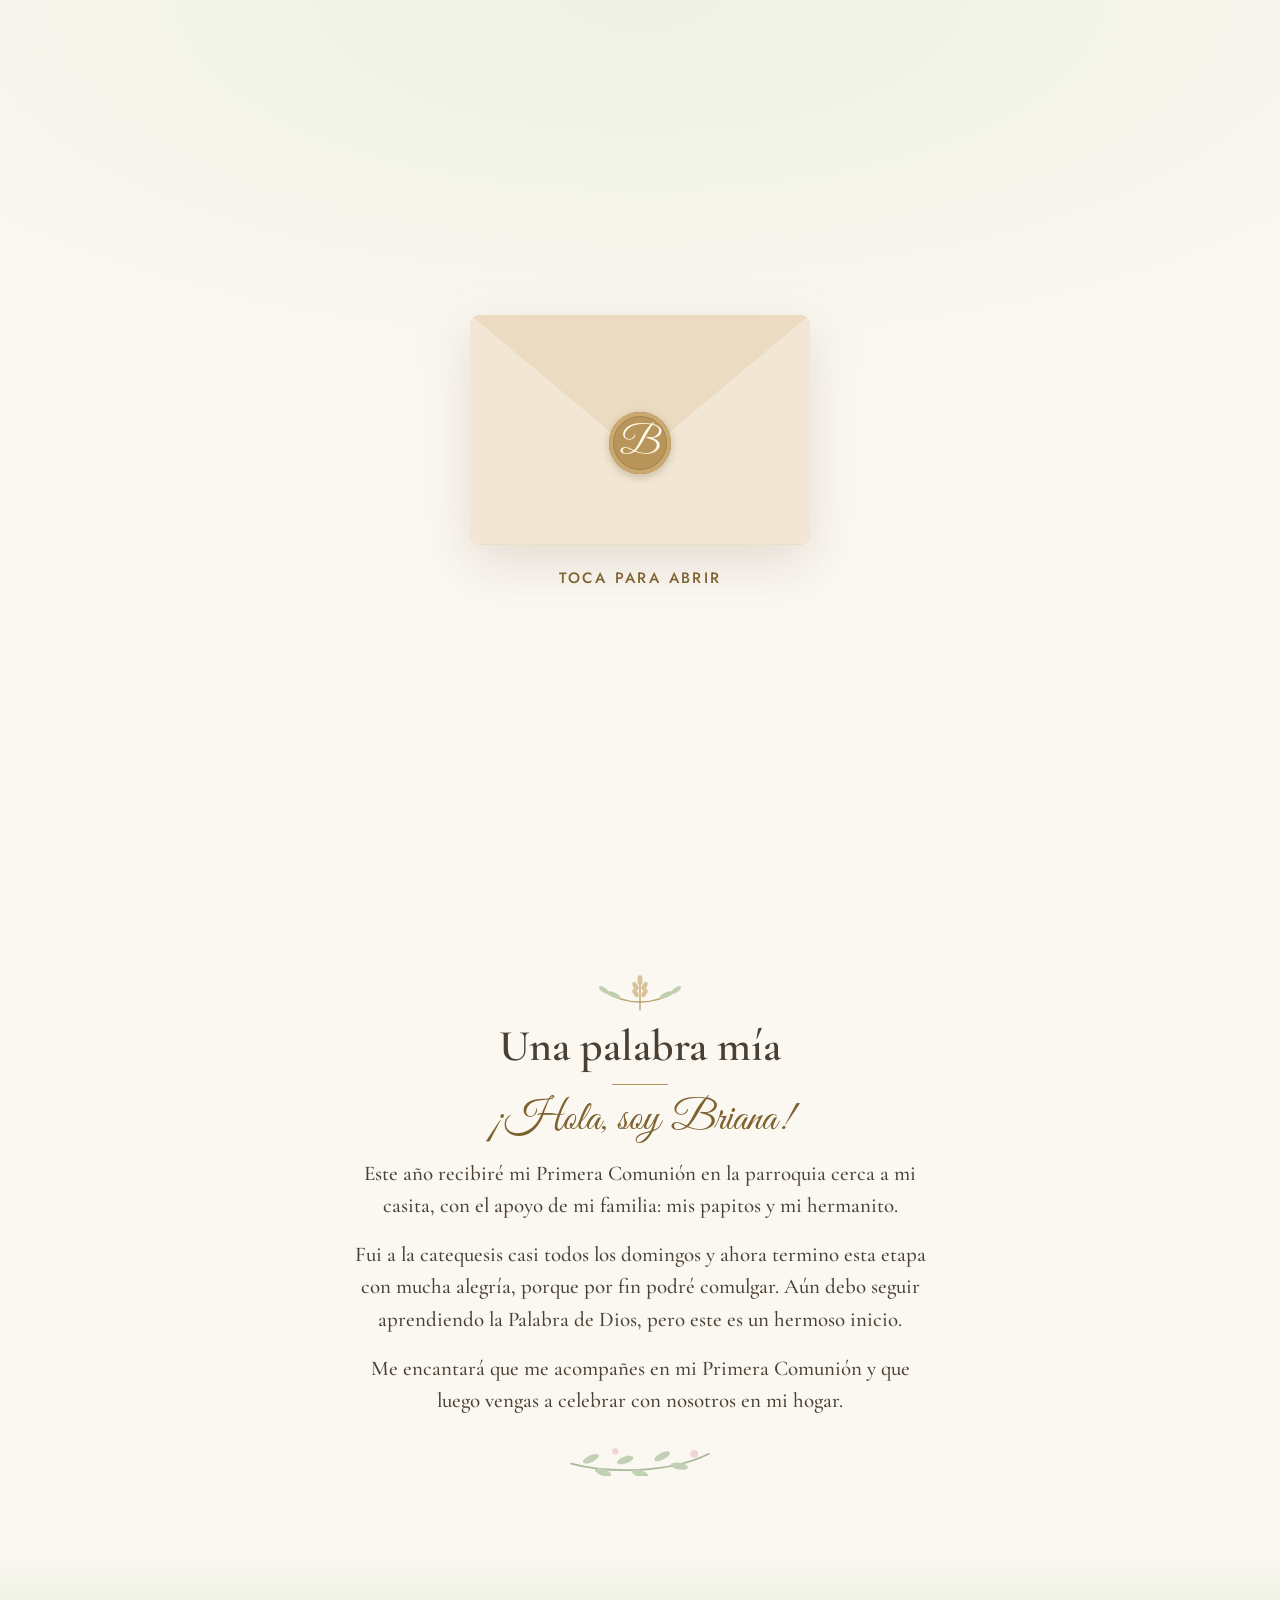
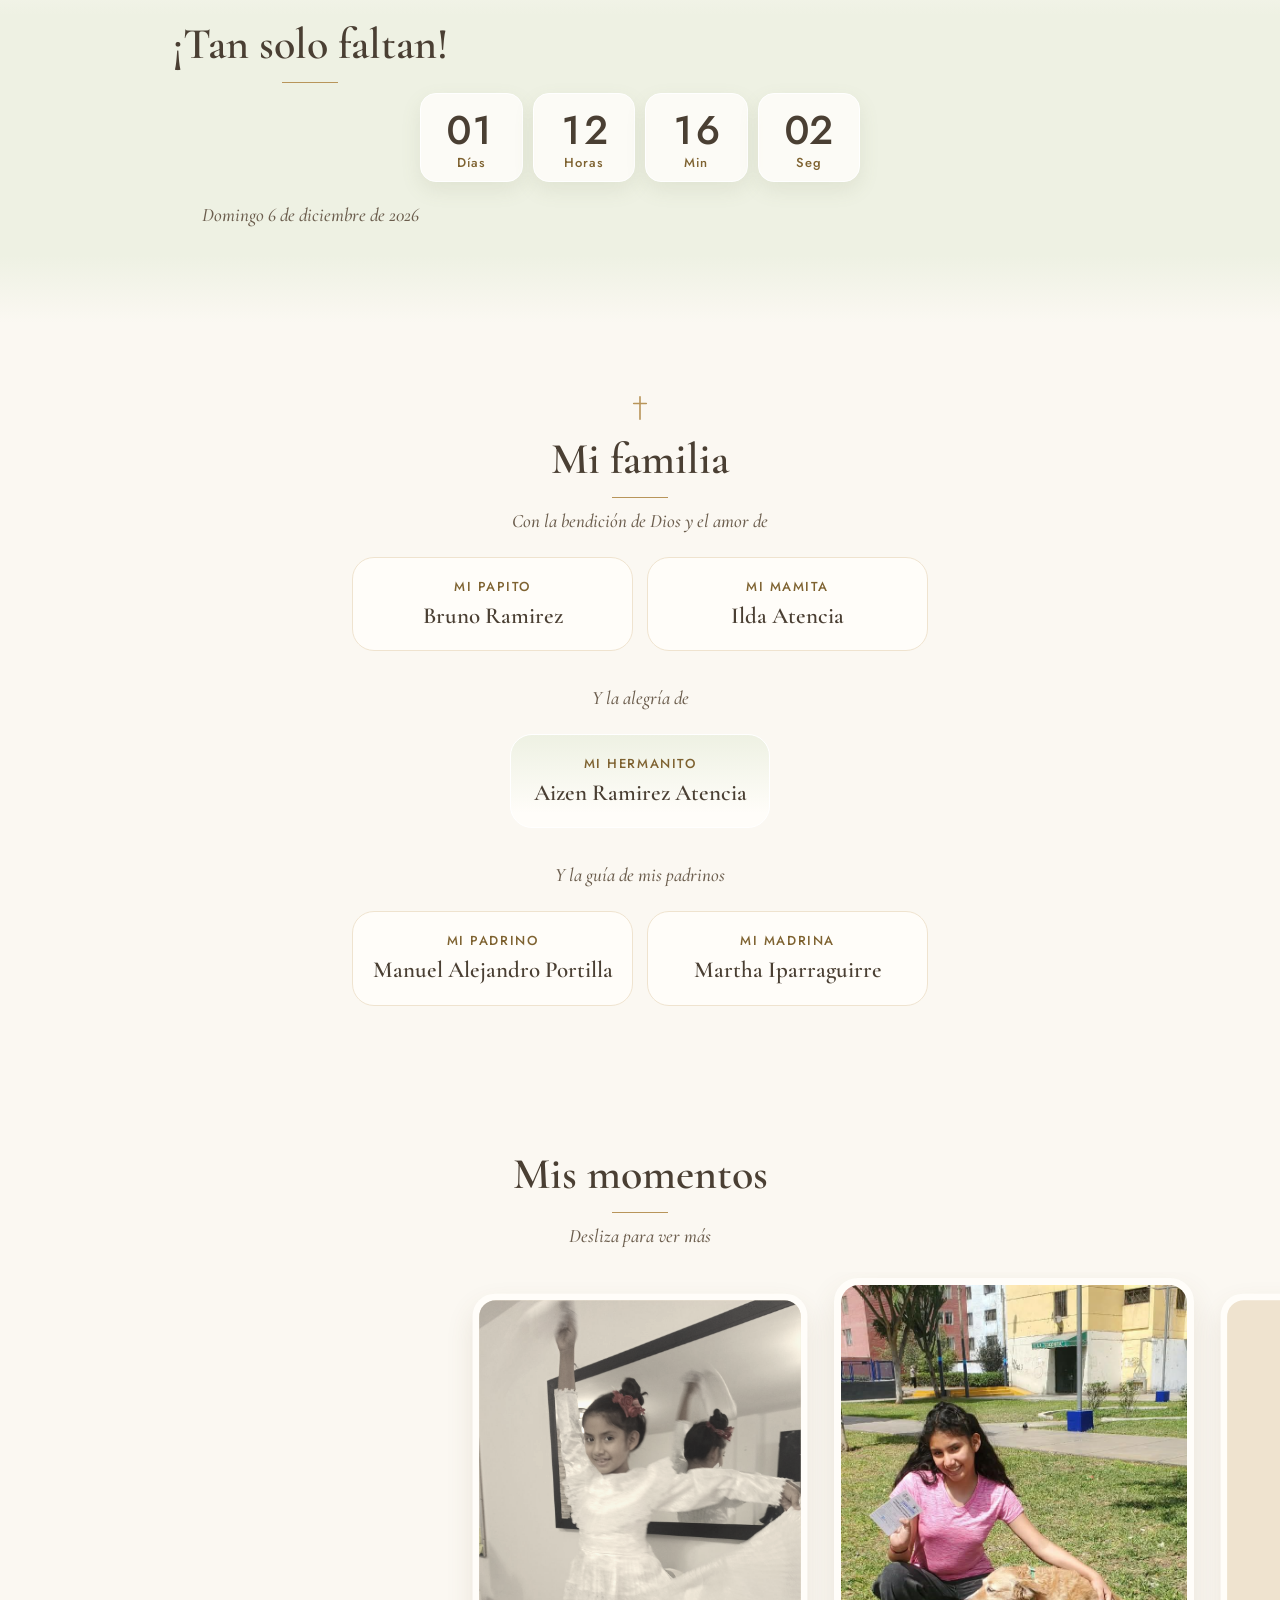
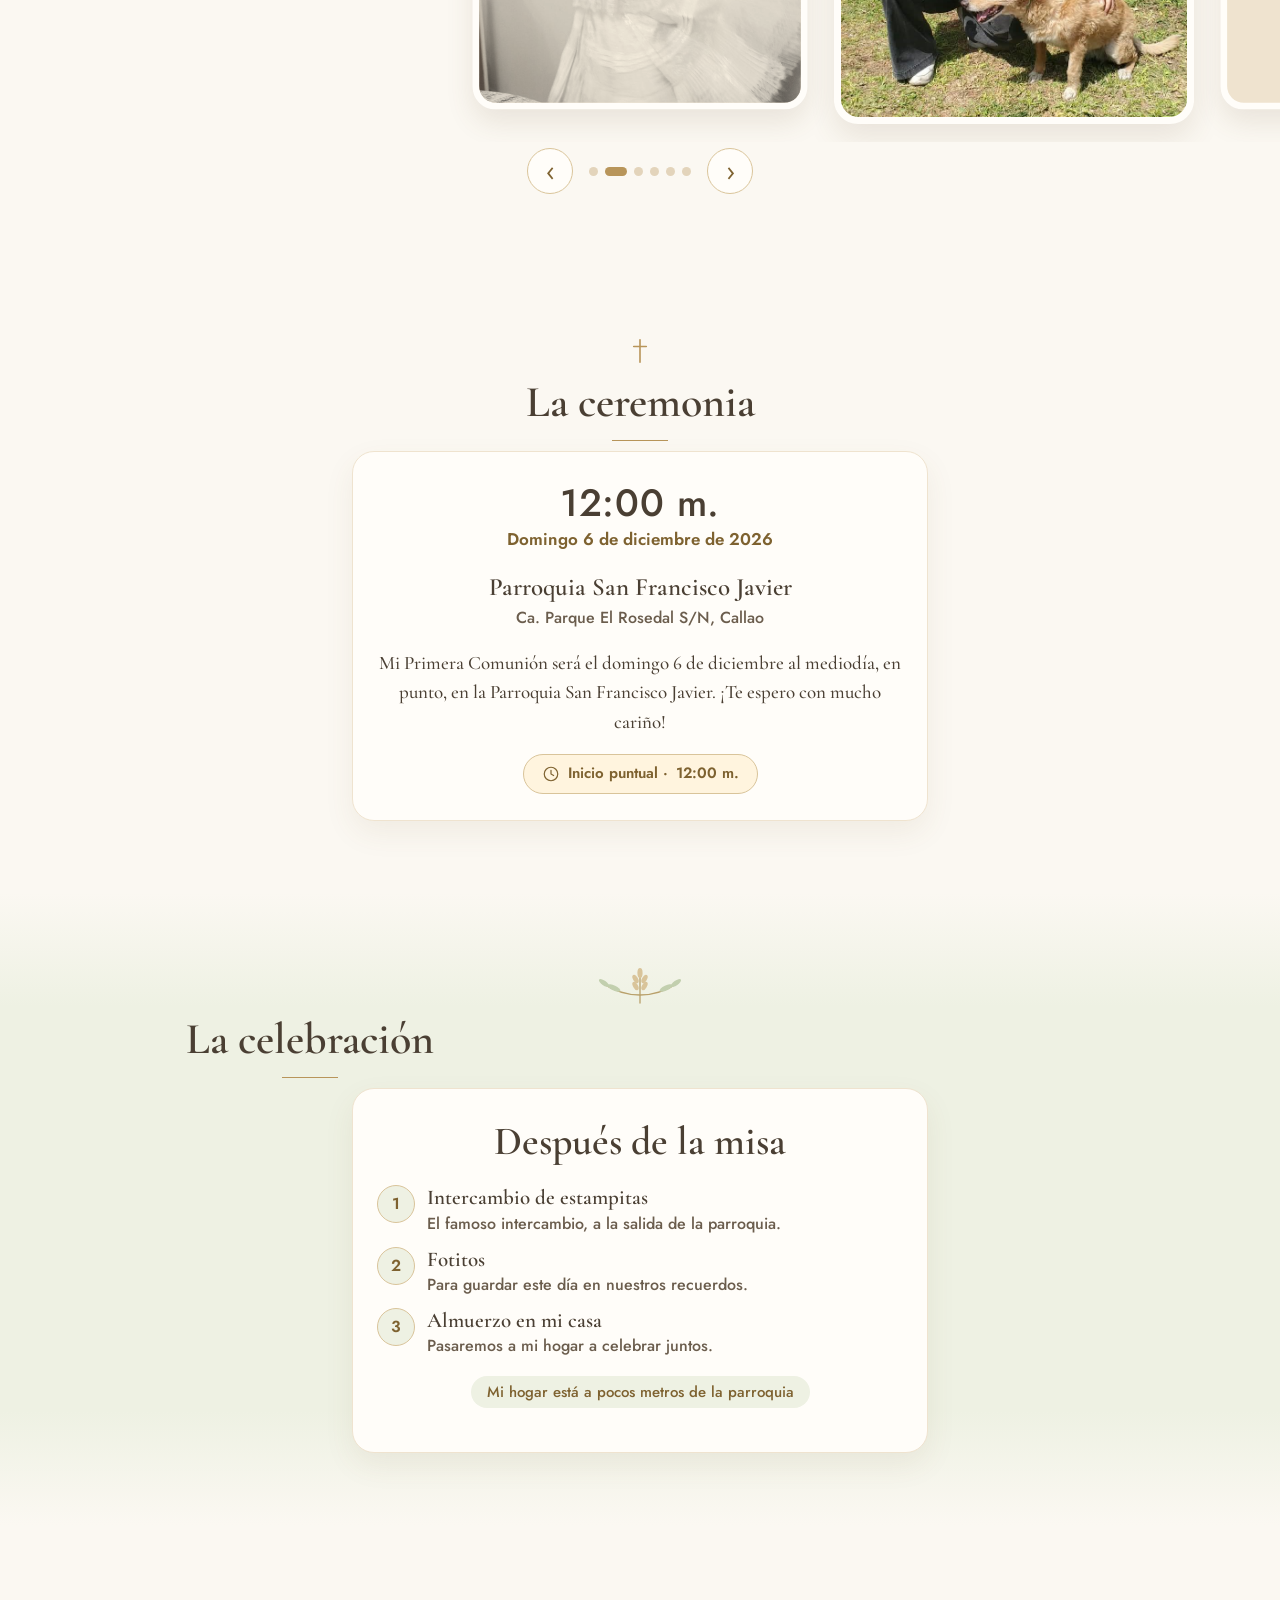
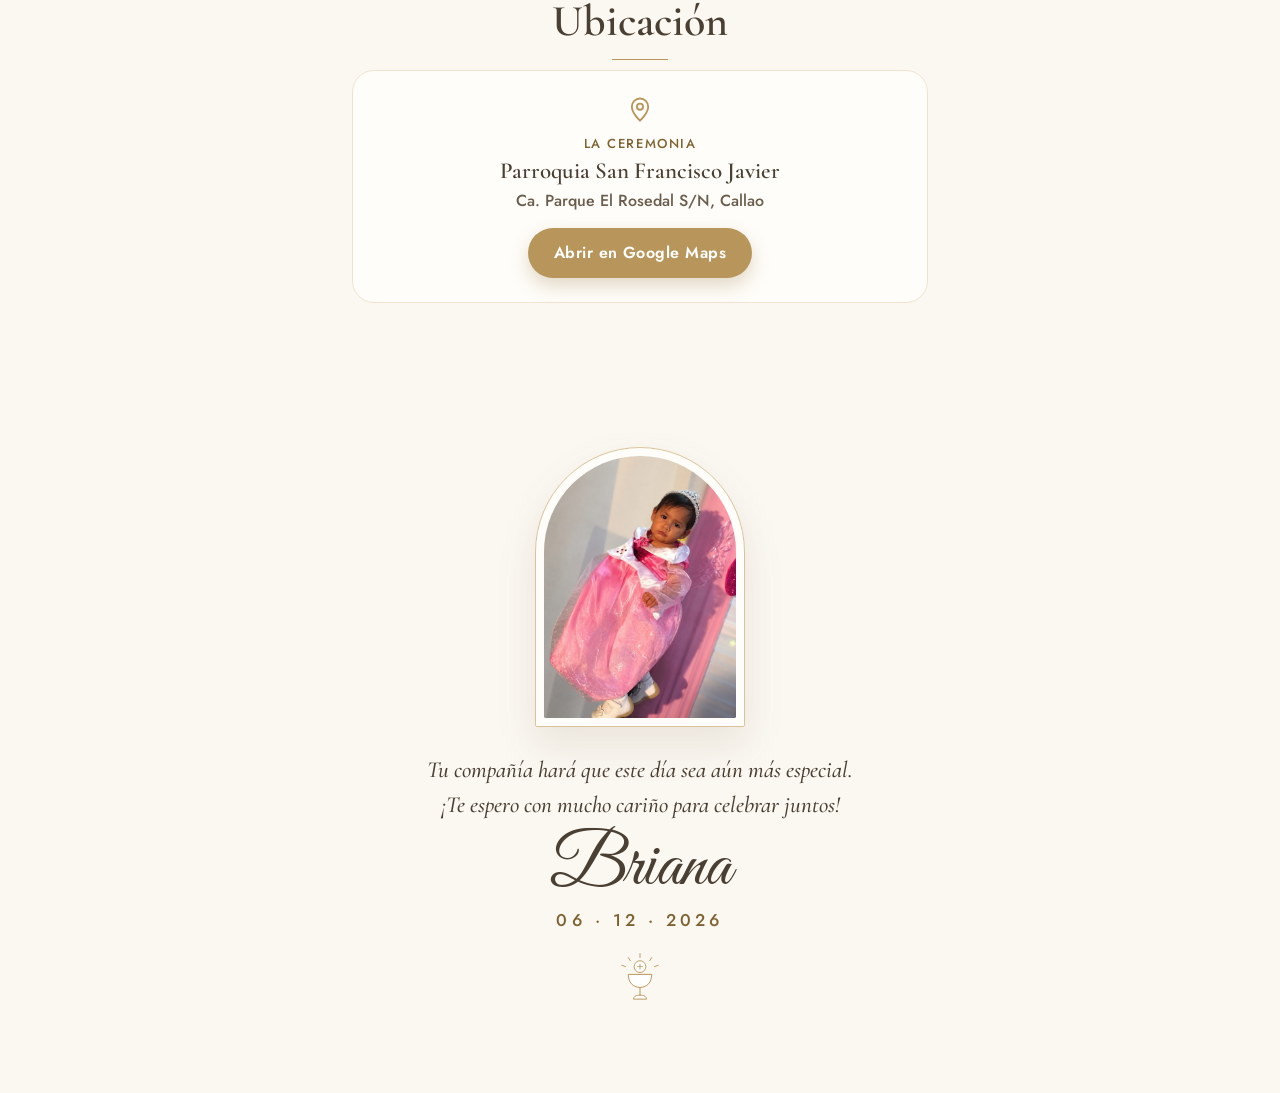
<file: index.html>
<!DOCTYPE html>
<html lang="es">
<head>
<meta charset="utf-8">
<meta name="viewport" content="width=device-width, initial-scale=1">
<title>Mi Primera Comunión · Briana</title>
<meta name="description" content="Te invito a acompañarme en mi Primera Comunión. Domingo 6 de diciembre de 2026, al mediodía, Parroquia San Francisco Javier.">
<meta name="theme-color" content="#FBF8F2">
<meta name="robots" content="noindex, nofollow">

<!-- Vista previa al compartir por WhatsApp / redes (Open Graph).
     Después de publicar, cambia TU-SITIO por la dirección real de tu invitación. -->
<meta property="og:type" content="website">
<meta property="og:title" content="Mi Primera Comunión · Briana">
<meta property="og:description" content="Domingo 6 de diciembre · 12:00 m. · Parroquia San Francisco Javier. ¡Te espero con mucho cariño!">
<meta property="og:image" content="https://projectnow2025.github.io/primera-comunion-briana/assets/og-image.jpg">
<meta property="og:image:width" content="1200">
<meta property="og:image:height" content="630">
<meta property="og:url" content="https://projectnow2025.github.io/primera-comunion-briana/">
<meta name="twitter:card" content="summary_large_image">

<link rel="icon" href="assets/favicon.svg" type="image/svg+xml">
<link rel="preload" href="assets/fuentes/great-vibes-latin-400-normal.woff2" as="font" type="font/woff2" crossorigin>
<link rel="stylesheet" href="css/fuentes.css">
<link rel="stylesheet" href="css/styles.css">
</head>
<body class="bloqueado">

<!-- Ilustraciones reutilizables -->
<svg width="0" height="0" style="position:absolute" aria-hidden="true">
  <defs>
    <symbol id="i-paloma" viewBox="0 0 64 44">
      <path d="M8 28c6-2 12-1.5 17 2 3.5-7 10-11.5 21-12-4.5 2.5-6 6-6 10 0 6-6.5 10-14 10C17 38 11 34.5 8 28Z" fill="#fff" stroke="currentColor" stroke-width="1.6" stroke-linejoin="round"/>
      <path d="M23 29c-3-9.5 1-18 11-23-1.2 7.5 0 13.5 4 18" fill="#fff" stroke="currentColor" stroke-width="1.6" stroke-linejoin="round"/>
      <path d="M46 18l5 1.4-5 2.2" fill="currentColor"/>
      <path d="M50 22c0 5-3.5 9-8.5 10.5" fill="none" stroke="#9DB08A" stroke-width="1.4" stroke-linecap="round"/>
      <ellipse cx="47" cy="28" rx="3.4" ry="1.5" transform="rotate(-40 47 28)" fill="#B7C7A5"/>
      <ellipse cx="43.5" cy="31.5" rx="3.4" ry="1.5" transform="rotate(-10 43.5 31.5)" fill="#B7C7A5"/>
    </symbol>
    <symbol id="i-caliz" viewBox="0 0 80 80">
      <g fill="none" stroke="currentColor" stroke-width="1.4" stroke-linecap="round">
        <path d="M40 4v6M40 30v0M22 10l3 5M58 10l-3 5M12 22l6 2M68 22l-6 2"/>
      </g>
      <circle cx="40" cy="24" r="9" fill="#fff" stroke="currentColor" stroke-width="1.4"/>
      <path d="M36 24h8M40 20v8" stroke="currentColor" stroke-width="1.2" stroke-linecap="round"/>
      <path d="M22 36h36c0 12-7 20-18 20S22 48 22 36Z" fill="#fff" stroke="currentColor" stroke-width="1.5" stroke-linejoin="round"/>
      <path d="M40 56v12M30 74c0-4 4-6 10-6s10 2 10 6Z" fill="#fff" stroke="currentColor" stroke-width="1.5" stroke-linejoin="round"/>
    </symbol>
    <symbol id="i-espiga" viewBox="0 0 120 40">
      <g fill="none" stroke="#B9A06A" stroke-width="1.3" stroke-linecap="round"><path d="M60 38V6"/><path d="M60 30C48 30 34 26 22 18M60 30c12 0 26-4 38-12"/></g>
      <g fill="#D9C49A">
        <ellipse cx="60" cy="8" rx="2.6" ry="5"/>
        <ellipse cx="55.5" cy="14" rx="2.4" ry="4.6" transform="rotate(-30 55.5 14)"/><ellipse cx="64.5" cy="14" rx="2.4" ry="4.6" transform="rotate(30 64.5 14)"/>
        <ellipse cx="55.5" cy="21" rx="2.4" ry="4.6" transform="rotate(-30 55.5 21)"/><ellipse cx="64.5" cy="21" rx="2.4" ry="4.6" transform="rotate(30 64.5 21)"/>
      </g>
      <g fill="#C2CFAE"><ellipse cx="34" cy="23" rx="7" ry="2.6" transform="rotate(25 34 23)"/><ellipse cx="86" cy="23" rx="7" ry="2.6" transform="rotate(-25 86 23)"/><ellipse cx="24" cy="18" rx="6" ry="2.3" transform="rotate(35 24 18)"/><ellipse cx="96" cy="18" rx="6" ry="2.3" transform="rotate(-35 96 18)"/></g>
    </symbol>
    <symbol id="i-cruz" viewBox="0 0 20 28">
      <path d="M10 1.5v25M3 9h14" fill="none" stroke="currentColor" stroke-width="1.8" stroke-linecap="round"/>
    </symbol>
    <symbol id="i-estrella" viewBox="0 0 24 24">
      <path d="M12 0c1 7 5 11 12 12-7 1-11 5-12 12-1-7-5-11-12-12 7-1 11-5 12-12Z" fill="currentColor"/>
    </symbol>
    <symbol id="i-rama" viewBox="0 0 120 26">
      <path d="M4 16c30 8 80 8 112-8" fill="none" stroke="#A9B897" stroke-width="1.4" stroke-linecap="round"/>
      <g fill="#C2D0B3">
        <ellipse cx="20" cy="12" rx="7" ry="2.8" transform="rotate(-25 20 12)"/>
        <ellipse cx="30" cy="23" rx="7" ry="2.8" transform="rotate(20 30 23)"/>
        <ellipse cx="48" cy="13" rx="7" ry="2.8" transform="rotate(-20 48 13)"/>
        <ellipse cx="60" cy="24" rx="7" ry="2.8" transform="rotate(18 60 24)"/>
        <ellipse cx="78" cy="10" rx="7" ry="2.8" transform="rotate(-28 78 10)"/>
        <ellipse cx="92" cy="18" rx="7" ry="2.8" transform="rotate(10 92 18)"/>
      </g>
      <circle cx="104" cy="8" r="3.2" fill="#F1D3DA"/>
      <circle cx="40" cy="6" r="2.6" fill="#F1D3DA"/>
    </symbol>
    <symbol id="i-alas" viewBox="0 0 80 40">
      <ellipse cx="40" cy="7" rx="9" ry="3" fill="none" stroke="currentColor" stroke-width="1.4"/>
      <path d="M36 22C28 10 14 8 4 12c6 2 9 5 10 9-5 0-8 2-9 5 7-2 13 0 17 4 4-4 9-5 14-8Z" fill="#fff" stroke="currentColor" stroke-width="1.3" stroke-linejoin="round"/>
      <path d="M44 22c8-12 22-14 32-10-6 2-9 5-10 9 5 0 8 2 9 5-7-2-13 0-17 4-4-4-9-5-14-8Z" fill="#fff" stroke="currentColor" stroke-width="1.3" stroke-linejoin="round"/>
      <circle cx="40" cy="23" r="2.4" fill="currentColor"/>
    </symbol>
    <symbol id="i-flor" viewBox="0 0 40 40">
      <g fill="#F4DDE2"><circle cx="20" cy="10" r="7"/><circle cx="30" cy="18" r="7"/><circle cx="26" cy="30" r="7"/><circle cx="14" cy="30" r="7"/><circle cx="10" cy="18" r="7"/></g>
      <circle cx="20" cy="21" r="5" fill="#E9CF9A"/>
    </symbol>
    <symbol id="i-pin" viewBox="0 0 24 24">
      <path d="M12 22s7-6.5 7-12a7 7 0 1 0-14 0c0 5.5 7 12 7 12Z" fill="none" stroke="currentColor" stroke-width="1.6"/><circle cx="12" cy="10" r="2.6" fill="none" stroke="currentColor" stroke-width="1.6"/>
    </symbol>
    <symbol id="i-reloj" viewBox="0 0 24 24">
      <circle cx="12" cy="12" r="9" fill="none" stroke="currentColor" stroke-width="1.6"/><path d="M12 7v5l3.5 2" fill="none" stroke="currentColor" stroke-width="1.6" stroke-linecap="round"/>
    </symbol>
    <symbol id="i-musica" viewBox="0 0 24 24">
      <path d="M9 18V5l11-2v13" fill="none" stroke="currentColor" stroke-width="1.7" stroke-linejoin="round"/><circle cx="6.5" cy="18" r="2.5" fill="none" stroke="currentColor" stroke-width="1.7"/><circle cx="17.5" cy="16" r="2.5" fill="none" stroke="currentColor" stroke-width="1.7"/>
    </symbol>
  </defs>
</svg>

<div class="cielo" aria-hidden="true"></div>

<!-- 1. PORTADA: sobre interactivo -->
<div id="portada" class="portada" role="dialog" aria-label="Invitación cerrada">
  <p class="portada-para" id="portadaPara" hidden></p>
  <button class="sobre" id="abrir" type="button" aria-label="Abrir la invitación">
    <span class="sobre-fondo"></span>
    <span class="sobre-tarjeta">
      <svg class="ico-paloma" aria-hidden="true"><use href="#i-caliz"/></svg>
      <span class="t-pequeno">Mi Primera Comunión</span>
      <span class="t-nombre-sm">Briana</span>
    </span>
    <span class="sobre-frente"></span>
    <span class="sobre-solapa"></span>
    <span class="sello" aria-hidden="true"><span>B</span></span>
  </button>
  <p class="toca">Toca para abrir</p>
</div>

<p class="pista-musica" id="pistaMusica" hidden>Toca para escuchar música</p>
<button class="guia" id="guia" type="button" aria-label="Ir a la siguiente sección" hidden>
  <svg viewBox="0 0 24 24" aria-hidden="true"><path d="M6 9l6 6 6-6" fill="none" stroke="currentColor" stroke-width="1.8" stroke-linecap="round" stroke-linejoin="round"/></svg>
</button>
<button class="btn-musica" id="btnMusica" type="button" aria-label="Reproducir música" aria-pressed="false" hidden>
  <svg aria-hidden="true"><use href="#i-musica"/></svg>
</button>

<main id="contenido">

  <!-- Portada interior -->
  <header class="hero">
    <svg class="orn-caliz" aria-hidden="true"><use href="#i-caliz"/></svg>
    <p class="hero-titulo" data-campo="titulo">Mi Primera Comunión</p>
    <div class="arco">
      <div class="foto" data-foto="portada"></div>
    </div>
    <h1 class="hero-nombre" data-campo="nombre">Briana</h1>
    <p class="hero-fecha" data-campo="fechaCorta">06 · 12 · 2026</p>
    <p class="invitado" id="invitado" hidden></p>
  </header>

  <!-- 2. Mensaje de Briana -->
  <section class="seccion revelar" id="mensaje">
    <svg class="orn-espiga" aria-hidden="true"><use href="#i-espiga"/></svg>
    <h2 class="titulo">Una palabra mía</h2>
    <div class="mensaje" id="textoMensaje"></div>
    <svg class="orn-rama" aria-hidden="true"><use href="#i-rama"/></svg>
  </section>

  <!-- 3. Cuenta regresiva -->
  <section class="seccion seccion-cielo revelar" id="cuenta">
    <h2 class="titulo">¡Tan solo faltan!</h2>
    <div class="contador" id="contador" role="timer" aria-live="off">
      <div><b data-u="d">00</b><span>Días</span></div>
      <div><b data-u="h">00</b><span>Horas</span></div>
      <div><b data-u="m">00</b><span>Min</span></div>
      <div><b data-u="s">00</b><span>Seg</span></div>
    </div>
    <p class="contador-fin" id="contadorFin" hidden>¡Hoy es el gran día!</p>
    <p class="sub" data-campo="fechaTexto">Domingo 6 de diciembre de 2026</p>
  </section>

  <!-- 4. Mi familia -->
  <section class="seccion revelar" id="familia">
    <svg class="orn-cruz" aria-hidden="true"><use href="#i-cruz"/></svg>
    <h2 class="titulo">Mi familia</h2>
    <p class="sub">Con la bendición de Dios y el amor de</p>
    <div class="personas" id="padres"></div>
    <div id="bloqueHermanos">
      <p class="sub sub-espacio">Y la alegría de</p>
      <div class="personas personas-uno" id="hermanos"></div>
    </div>
    <div id="bloquePadrinos">
      <p class="sub sub-espacio">Y la guía de mis padrinos</p>
      <div class="personas" id="padrinos"></div>
    </div>
  </section>

  <!-- 5. Mis momentos -->
  <section class="seccion seccion-galeria revelar" id="momentos">
    <h2 class="titulo">Mis momentos</h2>
    <p class="sub">Desliza para ver más</p>
    <div class="carrusel" id="carrusel" tabindex="0" aria-label="Galería de fotos"></div>
    <div class="carrusel-nav">
      <button type="button" class="flecha" id="prev" aria-label="Foto anterior">‹</button>
      <div class="puntos" id="puntos"></div>
      <button type="button" class="flecha" id="next" aria-label="Foto siguiente">›</button>
    </div>
  </section>

  <!-- 5b. Momentos de mi corazón -->
  <section class="seccion revelar" id="corazon">
    <svg class="orn-flor" aria-hidden="true"><use href="#i-flor"/></svg>
    <h2 class="titulo">Momentos de mi corazón</h2>
    <div class="especiales" id="especiales"></div>
  </section>

  <!-- 6. La ceremonia -->
  <section class="seccion revelar" id="ceremonia">
    <svg class="orn-cruz" aria-hidden="true"><use href="#i-cruz"/></svg>
    <h2 class="titulo">La ceremonia</h2>
    <div class="tarjeta">
      <p class="hora" data-campo="horaTexto">12:00 m.</p>
      <p class="dato" data-campo="fechaTexto">Domingo 6 de diciembre de 2026</p>
      <p class="lugar" id="cerLugar"></p>
      <p class="zona" id="cerZona"></p>
      <p class="texto" id="cerTexto"></p>
      <p class="aviso"><svg aria-hidden="true"><use href="#i-reloj"/></svg> Inicio puntual · <span data-campo="horaTexto">12:00 m.</span></p>
    </div>
  </section>

  <!-- 7. La celebración -->
  <section class="seccion seccion-cielo revelar" id="celebracion">
    <svg class="orn-espiga" aria-hidden="true"><use href="#i-espiga"/></svg>
    <h2 class="titulo">La celebración</h2>
    <div class="tarjeta">
      <p class="dato-grande" id="celTitulo"></p>
      <p class="lugar" id="celLugar"></p>
      <p class="zona" id="celDireccion"></p>
      <ol class="pasos" id="celPasos"></ol>
      <p class="chip" id="celNota"></p>
      <div class="texto" id="celTexto"></div>
    </div>
  </section>

  <!-- 8. Ubicación -->
  <section class="seccion revelar" id="ubicacion">
    <h2 class="titulo">Ubicación</h2>
    <div class="ubicaciones" id="ubicaciones"></div>
  </section>

  <!-- 10. Mensaje final -->
  <section class="seccion final revelar" id="final">
    <div class="arco arco-sm"><div class="foto" data-foto="final"></div></div>
    <p class="final-texto" id="finalTexto"></p>
    <p class="hero-nombre final-nombre" data-campo="nombre">Briana</p>
    <p class="hero-fecha" data-campo="fechaCorta">06 · 12 · 2026</p>
    <svg class="orn-caliz orn-caliz-sm" aria-hidden="true"><use href="#i-caliz"/></svg>
    <p class="posdata" id="posdata" hidden></p>
  </section>
</main>

<!-- Visor de fotos -->
<div class="visor" id="visor" hidden>
  <button type="button" class="visor-cerrar" id="visorCerrar" aria-label="Cerrar">×</button>
  <img id="visorImg" alt="">
</div>

<audio id="audio" preload="none" loop></audio>

<script src="js/config.js"></script>
<script src="js/app.js"></script>
</body>
</html>
</file>
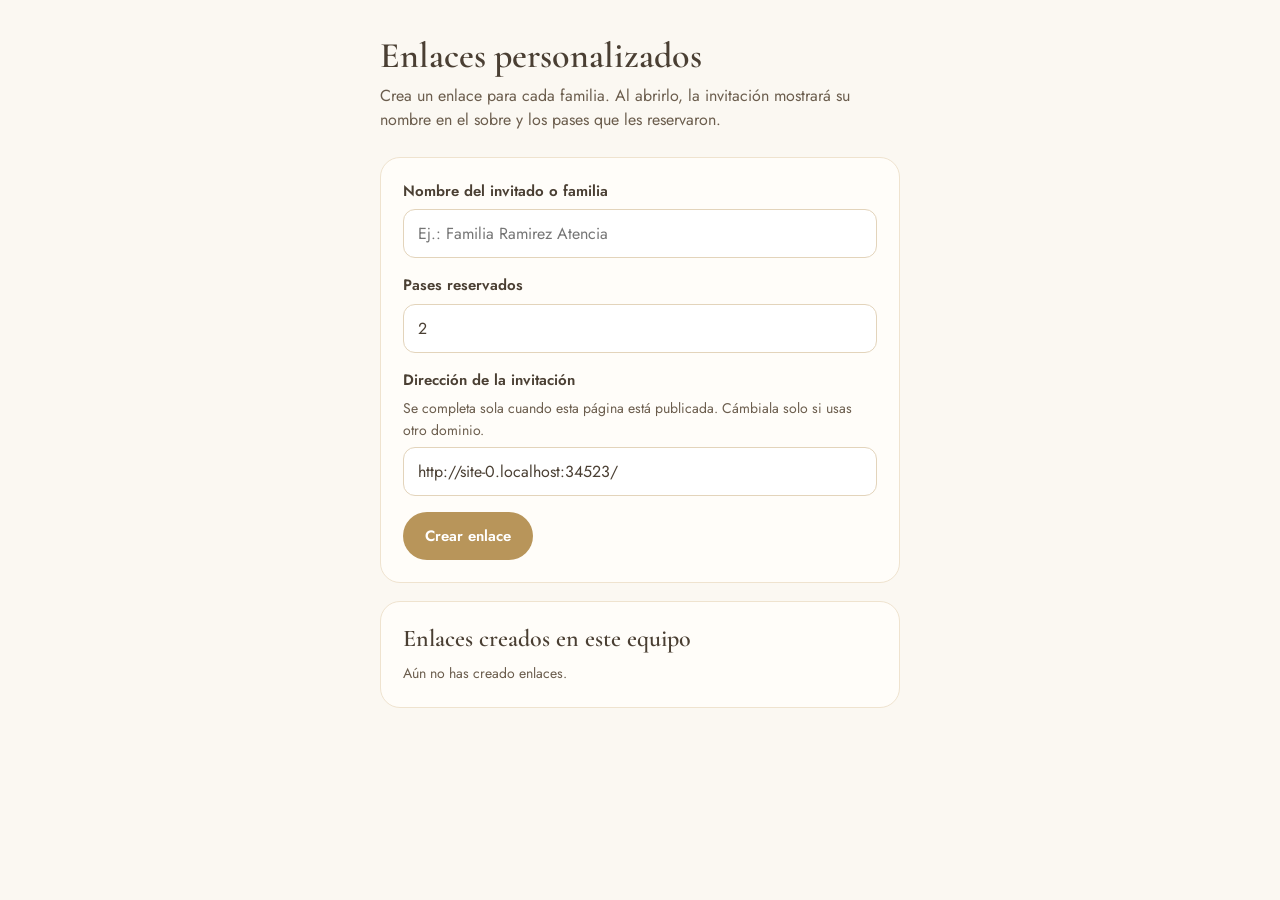
<file: generador.html>
<!DOCTYPE html>
<html lang="es">
<head>
<meta charset="utf-8">
<meta name="viewport" content="width=device-width, initial-scale=1">
<title>Enlaces personalizados · Primera Comunión de Briana</title>
<meta name="robots" content="noindex">
<link rel="icon" href="assets/favicon.svg" type="image/svg+xml">
<link rel="stylesheet" href="css/fuentes.css">
<style>
/*
  VOZ: herramienta práctica y tranquila para los papás.
  IDEA: una libreta de invitados que entrega un enlace por familia.
  IMAGEN: la tarjeta del enlace listo para enviar.
  COLOR Y LETRA: los mismos de la invitación · Cormorant + Jost.
  DISEÑO: una columna; formulario arriba, resultado debajo, lista de enlaces creados.
*/
:root{color-scheme:light;--marfil:#FBF8F2;--papel:#FFFDF9;--oro:#B8955A;--oro-osc:#7E6230;--tinta:#4A3F33;--suave:#6B5D4D;--beige:#E3D4BB}
*{box-sizing:border-box;min-width:0}
[hidden]{display:none!important}
body{margin:0;background:var(--marfil);color:var(--tinta);font:16px/1.55 'Jost',system-ui,sans-serif;font-variant-numeric:lining-nums}
.caja{max-width:560px;margin:0 auto;padding:36px 20px 60px}
h1{margin:0;font:600 36px/1.1 'Cormorant Garamond',serif;text-wrap:balance}
.intro{margin:8px 0 24px;color:var(--suave)}
form,.resultado,.lista{background:var(--papel);border:1px solid #EFE3CF;border-radius:20px;padding:22px}
label{display:grid;gap:6px;margin-bottom:16px;font-weight:600;font-size:15px}
input{font:16px 'Jost',sans-serif;padding:12px 14px;border:1px solid var(--beige);border-radius:12px;background:#fff;color:var(--tinta);width:100%}
input:focus-visible{outline:2px solid var(--oro);outline-offset:1px}
.ayuda{font-weight:400;color:var(--suave);font-size:14px}
button,.btn{display:inline-flex;align-items:center;justify-content:center;min-height:48px;padding:0 22px;border:0;border-radius:999px;background:var(--oro);color:#fff;font:600 15px 'Jost',sans-serif;cursor:pointer;text-decoration:none}
button.sec,.btn.sec{background:#fff;color:var(--oro-osc);border:1px solid var(--beige)}
button:focus-visible,.btn:focus-visible{outline:2px solid var(--oro-osc);outline-offset:2px}
.resultado{margin-top:18px}
.enlace{padding:12px 14px;border-radius:12px;background:#F6EFE3;font-size:14px;overflow-wrap:anywhere}
.acciones{display:flex;flex-wrap:wrap;gap:10px;margin-top:14px}
.estado{margin:10px 0 0;font-size:14px;color:var(--oro-osc)}
.lista{margin-top:18px}
.lista h2{margin:0 0 10px;font:600 24px 'Cormorant Garamond',serif}
.lista ul{list-style:none;margin:0;padding:0}
.lista li{display:flex;justify-content:space-between;align-items:center;gap:10px;padding:10px 0;border-top:1px solid #F0E7D8}
.lista li span{font-size:15px}
.lista li button{min-height:40px;padding:0 14px;font-size:14px}
.vacio{color:var(--suave);font-size:14px;margin:0}
</style>
</head>
<body>
<div class="caja">
  <h1>Enlaces personalizados</h1>
  <p class="intro">Crea un enlace para cada familia. Al abrirlo, la invitación mostrará su nombre en el sobre y los pases que les reservaron.</p>

  <form id="form">
    <label>Nombre del invitado o familia
      <input id="nombre" required placeholder="Ej.: Familia Ramirez Atencia">
    </label>
    <label>Pases reservados
      <input id="pases" type="number" min="1" max="20" value="2" inputmode="numeric">
    </label>
    <label>Dirección de la invitación
      <span class="ayuda">Se completa sola cuando esta página está publicada. Cámbiala solo si usas otro dominio.</span>
      <input id="base" type="url">
    </label>
    <button type="submit">Crear enlace</button>
  </form>

  <div class="resultado" id="resultado" hidden>
    <div class="enlace" id="enlace"></div>
    <div class="acciones">
      <button type="button" id="copiar">Copiar enlace</button>
      <a class="btn sec" id="wa" target="_blank" rel="noopener">Enviar por WhatsApp</a>
      <a class="btn sec" id="ver" target="_blank" rel="noopener">Ver invitación</a>
    </div>
    <p class="estado" id="estado" role="status"></p>
  </div>

  <div class="lista">
    <h2>Enlaces creados en este equipo</h2>
    <ul id="lista"></ul>
    <p class="vacio" id="vacio">Aún no has creado enlaces.</p>
  </div>
</div>
<script>
{
  const $ = (s) => document.querySelector(s);
  const base = $('#base');
  base.value = location.href.replace(/generador\.html.*$/, '').replace(/[?#].*$/, '');
  const codificar = (t) => btoa(String.fromCharCode(...new TextEncoder().encode(t))).replace(/\+/g, '-').replace(/\//g, '_').replace(/=+$/, '');
  let guardados = [];
  try { guardados = JSON.parse(localStorage.getItem('enlacesComunion') || '[]'); } catch (e) { guardados = []; }
  function guardar() { try { localStorage.setItem('enlacesComunion', JSON.stringify(guardados)); } catch (e) {} }
  function crear(nombre, pases) {
    const b = base.value.trim().replace(/\/?$/, '/');
    return `${b}?i=${codificar(`${nombre}|${pases}`)}`;
  }
  function mostrar(nombre, pases, url) {
    $('#enlace').textContent = url;
    $('#ver').href = url;
    const msg = `¡Hola, ${nombre}! Con mucho cariño te comparto la invitación a la Primera Comunión de Briana:\n${url}`;
    $('#wa').href = `https://wa.me/?text=${encodeURIComponent(msg)}`;
    $('#estado').textContent = '';
    $('#resultado').hidden = false;
  }
  function pintar() {
    const ul = $('#lista'); ul.innerHTML = '';
    $('#vacio').hidden = guardados.length > 0;
    guardados.forEach((g) => {
      const li = document.createElement('li');
      const s = document.createElement('span'); s.textContent = `${g.nombre} · ${g.pases} ${g.pases == 1 ? 'pase' : 'pases'}`;
      const b = document.createElement('button'); b.type = 'button'; b.className = 'sec'; b.textContent = 'Usar';
      b.addEventListener('click', () => mostrar(g.nombre, g.pases, crear(g.nombre, g.pases)));
      li.append(s, b); ul.appendChild(li);
    });
  }
  $('#form').addEventListener('submit', (e) => {
    e.preventDefault();
    const nombre = $('#nombre').value.trim();
    const pases = Math.max(1, parseInt($('#pases').value, 10) || 1);
    if (!nombre) { $('#nombre').focus(); return; }
    const url = crear(nombre, pases);
    mostrar(nombre, pases, url);
    guardados = guardados.filter((g) => g.nombre !== nombre);
    guardados.unshift({ nombre, pases });
    guardar(); pintar();
  });
  $('#copiar').addEventListener('click', async () => {
    try { await navigator.clipboard.writeText($('#enlace').textContent); $('#estado').textContent = 'Enlace copiado.'; }
    catch (e) { $('#estado').textContent = 'No se pudo copiar automáticamente: mantén presionado el enlace para copiarlo.'; }
  });
  pintar();
}
</script>
</body>
</html>
</file>
<file: css/fuentes.css>
/* Fuentes incluidas en el proyecto (licencia SIL Open Font License): carga rápida y sin depender de servicios externos */
@font-face{font-family:'Great Vibes';font-style:normal;font-weight:400;font-display:swap;src:url('../assets/fuentes/great-vibes-latin-400-normal.woff2') format('woff2')}
@font-face{font-family:'Cormorant Garamond';font-style:normal;font-weight:500;font-display:swap;src:url('../assets/fuentes/cormorant-garamond-latin-500-normal.woff2') format('woff2')}
@font-face{font-family:'Cormorant Garamond';font-style:normal;font-weight:600;font-display:swap;src:url('../assets/fuentes/cormorant-garamond-latin-600-normal.woff2') format('woff2')}
@font-face{font-family:'Cormorant Garamond';font-style:normal;font-weight:700;font-display:swap;src:url('../assets/fuentes/cormorant-garamond-latin-700-normal.woff2') format('woff2')}
@font-face{font-family:'Cormorant Garamond';font-style:italic;font-weight:500;font-display:swap;src:url('../assets/fuentes/cormorant-garamond-latin-500-italic.woff2') format('woff2')}
@font-face{font-family:'Cormorant Garamond';font-style:italic;font-weight:600;font-display:swap;src:url('../assets/fuentes/cormorant-garamond-latin-600-italic.woff2') format('woff2')}
@font-face{font-family:'Jost';font-style:normal;font-weight:400;font-display:swap;src:url('../assets/fuentes/jost-latin-400-normal.woff2') format('woff2')}
@font-face{font-family:'Jost';font-style:normal;font-weight:500;font-display:swap;src:url('../assets/fuentes/jost-latin-500-normal.woff2') format('woff2')}
@font-face{font-family:'Jost';font-style:normal;font-weight:600;font-display:swap;src:url('../assets/fuentes/jost-latin-600-normal.woff2') format('woff2')}
</file>
<file: css/styles.css>
/*
  VOZ: tierna, celestial, serena — un recuerdo que se guarda.
  IDEA: una estampita de Primera Comunión que se abre desde un sobre lacrado.
  IMAGEN: sobre con sello dorado; cáliz con la hostia radiante; arco de capilla con la foto de Briana.
  COLOR Y LETRA: marfil, blanco, dorado suave y verde trigo · Great Vibes + Cormorant + Jost.
  DISEÑO: una columna centrada para celular, secciones que alternan marfil y cielo.
*/
:root{
  color-scheme: light;
  --marfil:#FBF8F2; --papel:#FFFDF9; --champagne:#EFE3CF; --beige:#E3D4BB;
  --oro:#B8955A; --oro-claro:#D9C49A; --oro-osc:#7E6230;
  --tinta:#4A3F33; --tinta-suave:#6B5D4D;
  --celeste:#EEF1E3; --celeste-2:#D5DDC2; --celeste-osc:#7E6230;
  --rosa:#F4DDE2;
  --f-script:'Great Vibes', cursive;
  --f-serif:'Cormorant Garamond', Georgia, serif;
  --f-sans:'Jost', system-ui, sans-serif;
  --radio:22px;
}
*{box-sizing:border-box;min-width:0}
[hidden]{display:none!important}
html{scroll-behavior:smooth}
body{margin:0;background:var(--marfil);color:var(--tinta);font:17px/1.6 var(--f-sans);overflow-x:clip;-webkit-font-smoothing:antialiased;font-variant-numeric:lining-nums}
body.bloqueado{overflow:hidden;height:100vh}
img{display:block;max-width:100%}
svg use{color:inherit}
button{font:inherit;color:inherit}

/* Fondo de estrellitas */
.cielo{position:fixed;inset:0;pointer-events:none;z-index:0;overflow:hidden}
.cielo i{position:absolute;width:var(--t,6px);height:var(--t,6px);color:var(--oro-claro);opacity:0;animation:brillo var(--d,6s) ease-in-out infinite;animation-delay:var(--r,0s)}
.cielo i svg{width:100%;height:100%;display:block}
@keyframes brillo{0%,100%{opacity:0;transform:scale(.6)}50%{opacity:.75;transform:scale(1)}}

/* ---------- 1. Portada / sobre ---------- */
.portada{position:fixed;inset:0;z-index:50;display:flex;flex-direction:column;align-items:center;justify-content:center;gap:26px;padding:24px;
  background:radial-gradient(120% 70% at 50% 0%,var(--celeste) 0%,var(--marfil) 62%);transition:opacity .9s ease,visibility .9s}
.portada.fuera{opacity:0;visibility:hidden}
.portada-para{margin:0;font:italic 600 21px/1.3 var(--f-serif);color:var(--oro-osc);text-align:center}
.sobre{position:relative;width:min(84vw,340px);aspect-ratio:340/230;border:0;padding:0;background:none;cursor:pointer;perspective:1000px;filter:drop-shadow(0 18px 26px rgba(120,95,60,.18))}
.sobre:focus-visible{outline:2px solid var(--oro);outline-offset:10px;border-radius:12px}
.sobre>span{position:absolute;display:block}
.sobre-fondo{inset:0;background:#E7D7BC;border-radius:10px}
.sobre-tarjeta{left:6%;right:6%;top:7%;bottom:8%;z-index:2;background:var(--papel);border-radius:6px;border:1px solid var(--oro-claro);
  display:flex!important;flex-direction:column;align-items:center;justify-content:center;gap:2px;color:var(--oro);transition:transform 1s cubic-bezier(.2,.7,.2,1)}
.sobre-tarjeta .ico-paloma{width:46px;height:32px;color:var(--oro)}
.t-pequeno{font:600 13px/1 var(--f-sans);letter-spacing:.18em;text-transform:uppercase;color:var(--oro-osc)}
.t-nombre-sm{font:44px/1.1 var(--f-script);color:var(--tinta)}
.sobre-frente{inset:0;z-index:3;background:#F2E7D5;border-radius:10px;clip-path:polygon(0 0,50% 56%,100% 0,100% 100%,0 100%)}
.sobre-solapa{left:0;right:0;top:0;height:62%;z-index:4;background:#EADBC1;clip-path:polygon(0 0,100% 0,50% 100%);transform-origin:50% 0;transition:transform .8s ease;border-radius:10px 10px 0 0}
.sello{left:50%;top:56%;z-index:5;width:62px;height:62px;margin:-31px 0 0 -31px;border-radius:50%;background:var(--oro);box-shadow:inset 0 0 0 4px #C9A96E,inset 0 0 0 5px #A5824A,0 3px 8px rgba(110,80,40,.3);
  display:grid!important;place-items:center;transition:transform .4s ease,opacity .4s ease}
.sello span{font:38px/1 var(--f-script);color:#FFF8EA;margin-top:4px}
.toca{margin:0;font:500 15px/1 var(--f-sans);letter-spacing:.16em;text-transform:uppercase;color:var(--oro-osc);animation:latido 2.2s ease-in-out infinite}
@keyframes latido{0%,100%{opacity:.55}50%{opacity:1}}
.sobre.abierto .sello{opacity:0;transform:scale(.6)}
.sobre.abierto .sobre-solapa{transform:rotateX(180deg)}
.sobre.sacar .sobre-solapa{z-index:1}
.sobre.sacar .sobre-tarjeta{transform:translateY(-58%)}

/* Botón de música */
.btn-musica{position:fixed;right:16px;bottom:16px;z-index:40;width:52px;height:52px;border-radius:50%;border:1px solid var(--oro-claro);background:rgba(255,253,249,.92);color:var(--oro-osc);
  display:grid;place-items:center;cursor:pointer;box-shadow:0 6px 18px rgba(110,85,50,.15)}
.btn-musica svg{width:22px;height:22px}
.btn-musica[aria-pressed="true"]{background:var(--oro);color:#fff;border-color:var(--oro)}
.btn-musica[aria-pressed="true"] svg{animation:girar 3s linear infinite}
@keyframes girar{to{transform:rotate(360deg)}}
.btn-musica:focus-visible{outline:2px solid var(--oro-osc);outline-offset:3px}

/* Pista de música */
.pista-musica{position:fixed;right:14px;bottom:80px;z-index:40;margin:0;padding:8px 14px;border-radius:999px;background:var(--papel);border:1px solid var(--oro-claro);
  font:500 14px/1.2 var(--f-sans);color:var(--oro-osc);box-shadow:0 6px 16px rgba(110,85,50,.12);opacity:0;transform:translateY(6px);transition:opacity .5s ease,transform .5s ease}
.pista-musica.ver{opacity:1;transform:none}

/* Flecha guía */
.guia{position:fixed;left:50%;bottom:16px;z-index:40;width:50px;height:50px;margin-left:-25px;border-radius:50%;border:1px solid var(--oro-claro);
  background:rgba(255,253,249,.92);color:var(--oro-osc);display:grid;place-items:center;cursor:pointer;box-shadow:0 6px 18px rgba(110,85,50,.15);transition:opacity .4s ease,transform .4s ease}
.guia svg{width:24px;height:24px;animation:rebote 1.8s ease-in-out infinite}
.guia.oculta{opacity:0;pointer-events:none;transform:translateY(10px)}
.guia:focus-visible{outline:2px solid var(--oro-osc);outline-offset:3px}
@keyframes rebote{0%,100%{transform:translateY(-2px)}50%{transform:translateY(4px)}}

/* ---------- Estructura ---------- */
main{position:relative;z-index:1}
.seccion{position:relative;padding:72px 22px;text-align:center;max-width:620px;margin:0 auto}
.seccion-cielo{max-width:none;background:linear-gradient(180deg,var(--marfil) 0%,var(--celeste) 18%,var(--celeste) 82%,var(--marfil) 100%)}
.seccion-cielo>*{max-width:576px;margin-left:auto;margin-right:auto}
.titulo{margin:0 0 10px;font:600 clamp(34px,8vw,44px)/1.1 var(--f-serif);color:var(--tinta);text-wrap:balance}
.titulo::after{content:"";display:block;width:56px;height:1px;margin:14px auto 0;background:var(--oro)}
.sub{margin:0 0 22px;font:italic 500 19px/1.4 var(--f-serif);color:var(--tinta-suave)}
.sub-espacio{margin-top:34px}
.revelar{opacity:0;transform:translateY(26px);transition:opacity .9s ease,transform .9s ease}
.revelar.visible{opacity:1;transform:none}

/* ornamentos */
.orn-paloma{width:72px;height:50px;color:var(--oro);margin:0 auto 10px;display:block}
.orn-cruz{width:18px;height:26px;color:var(--oro);display:block;margin:0 auto 14px}
.orn-rama{width:150px;height:32px;display:block;margin:26px auto 0}
.orn-alas{width:96px;height:48px;color:var(--oro);display:block;margin:0 auto}
.orn-caliz{width:78px;height:78px;color:var(--oro);display:block;margin:0 auto}
.orn-caliz-sm{width:52px;height:52px;margin-top:22px}
.orn-espiga{width:120px;height:40px;display:block;margin:0 auto 10px}
.pasos{list-style:none;margin:22px 0 4px;padding:0;display:grid;gap:12px;text-align:left}
.paso{display:grid;grid-template-columns:38px minmax(0,1fr);column-gap:12px;align-items:start}
.paso-num{grid-row:span 2;width:38px;height:38px;border-radius:50%;display:grid;place-items:center;background:var(--celeste);border:1px solid var(--oro-claro);font:600 16px/1 var(--f-sans);color:var(--oro-osc)}
.paso strong{font:600 21px/1.25 var(--f-serif);color:var(--tinta)}
.paso-texto{font:500 16px/1.45 var(--f-sans);color:var(--tinta-suave)}
.orn-flor{width:34px;height:34px;display:block;margin:0 auto 12px}

/* ---------- Hero ---------- */
.hero{position:relative;z-index:1;min-height:100svh;display:flex;flex-direction:column;align-items:center;justify-content:center;padding:48px 22px 80px;text-align:center;
  background:radial-gradient(110% 60% at 50% 0%,var(--celeste) 0%,rgba(238,241,227,0) 70%)}
.hero-titulo{margin:8px 0 18px;font:600 15px/1 var(--f-sans);letter-spacing:.3em;text-transform:uppercase;color:var(--oro-osc)}
.arco{width:min(70vw,290px);aspect-ratio:3/4;padding:8px;border:1px solid var(--oro-claro);border-radius:999px 999px 18px 18px;background:var(--papel);box-shadow:0 18px 40px rgba(110,85,50,.12)}
.arco .foto{width:100%;height:100%;border-radius:999px 999px 12px 12px;overflow:hidden}
.hero-nombre{margin:18px 0 0;font:clamp(76px,22vw,112px)/1 var(--f-script);color:var(--tinta);font-weight:400}
.hero-fecha{margin:8px 0 0;font:500 17px/1 var(--f-sans);letter-spacing:.24em;color:var(--oro-osc)}
.invitado{margin:26px 0 0;padding:12px 20px;border:1px solid var(--oro-claro);border-radius:999px;font:italic 500 18px/1.35 var(--f-serif);color:var(--tinta);background:rgba(255,253,249,.8)}
.bajar{position:absolute;bottom:22px;left:50%;width:30px;height:46px;margin-left:-15px;border:1px solid var(--oro-claro);border-radius:20px}
.bajar span{position:absolute;left:50%;top:9px;width:4px;height:8px;margin-left:-2px;border-radius:2px;background:var(--oro);animation:bajar 1.8s ease-in-out infinite}
@keyframes bajar{0%{opacity:0;transform:translateY(0)}40%{opacity:1}100%{opacity:0;transform:translateY(16px)}}

/* Fotos y marcos vacíos */
.foto{position:relative;background:var(--champagne)}
.foto img{width:100%;height:100%;object-fit:cover}
.foto.vacia{display:grid;place-items:center;background:repeating-linear-gradient(135deg,#F4ECDD 0 12px,#F0E6D3 12px 24px)}
.foto.vacia::before{content:"";width:56px;height:40px;background:var(--oro);opacity:.55;
  -webkit-mask:url("data:image/svg+xml,%3Csvg xmlns='http://www.w3.org/2000/svg' viewBox='0 0 64 44'%3E%3Cpath d='M8 28c6-2 12-1.5 17 2 3.5-7 10-11.5 21-12-4.5 2.5-6 6-6 10 0 6-6.5 10-14 10C17 38 11 34.5 8 28Z M23 29c-3-9.5 1-18 11-23-1.2 7.5 0 13.5 4 18'/%3E%3C/svg%3E") center/contain no-repeat;
  mask:url("data:image/svg+xml,%3Csvg xmlns='http://www.w3.org/2000/svg' viewBox='0 0 64 44'%3E%3Cpath d='M8 28c6-2 12-1.5 17 2 3.5-7 10-11.5 21-12-4.5 2.5-6 6-6 10 0 6-6.5 10-14 10C17 38 11 34.5 8 28Z M23 29c-3-9.5 1-18 11-23-1.2 7.5 0 13.5 4 18'/%3E%3C/svg%3E") center/contain no-repeat}
.foto.vacia::after{content:attr(data-etiqueta);position:absolute;bottom:16%;left:0;right:0;font:italic 500 15px/1.2 var(--f-serif);color:var(--oro-osc)}

/* ---------- Mensaje ---------- */
.mensaje p{margin:0 0 16px;font:500 21px/1.55 var(--f-serif);color:var(--tinta)}
.mensaje p:first-child{font:42px/1.2 var(--f-script);color:var(--oro-osc);margin-bottom:12px}

/* ---------- Cuenta regresiva ---------- */
.contador{display:grid;grid-template-columns:repeat(4,minmax(0,1fr));gap:10px;margin:8px auto 20px;max-width:440px}
.contador div{padding:16px 4px 12px;border-radius:16px;background:rgba(255,253,249,.85);border:1px solid #fff;box-shadow:0 8px 20px rgba(120,130,90,.12)}
.contador b{display:block;font:500 clamp(28px,8.5vw,40px)/1 var(--f-sans);font-variant-numeric:tabular-nums;color:var(--tinta);font-variant-numeric:tabular-nums}
.contador span{display:block;margin-top:6px;font:500 13px/1 var(--f-sans);letter-spacing:.08em;color:var(--celeste-osc)}
.contador-fin{font:40px/1.2 var(--f-script);color:var(--oro-osc);margin:0 0 16px}

/* ---------- Familia ---------- */
.personas{display:grid;grid-template-columns:repeat(2,minmax(0,1fr));gap:14px}
.persona{padding:22px 10px 20px;background:var(--papel);border:1px solid var(--champagne);border-radius:var(--radio)}
.persona small{display:block;font:500 13px/1 var(--f-sans);letter-spacing:.12em;text-transform:uppercase;color:var(--oro-osc)}
.persona strong{display:block;margin-top:10px;font:600 23px/1.2 var(--f-serif);color:var(--tinta)}
.personas-uno{grid-template-columns:minmax(0,1fr);max-width:260px;margin:0 auto}
.persona-hermano{background:linear-gradient(180deg,var(--celeste) 0%,var(--papel) 85%);border-color:#fff}
.persona-hermano strong{margin-top:0}
.persona-hermano small+strong{margin-top:10px}
.persona .detalle{display:block;margin-top:6px;font:500 15px/1.3 var(--f-sans);color:var(--celeste-osc)}
@media (max-width:360px){.personas{grid-template-columns:1fr}}

/* ---------- Galería ---------- */
.seccion-galeria{max-width:none;padding-left:0;padding-right:0}
.seccion-galeria .titulo,.seccion-galeria .sub{padding:0 22px}
.carrusel{display:flex;gap:14px;overflow-x:auto;scroll-snap-type:x mandatory;padding:6px 11vw 18px;scrollbar-width:none;-webkit-overflow-scrolling:touch}
.carrusel::-webkit-scrollbar{display:none}
.carrusel:focus-visible{outline:2px solid var(--oro);outline-offset:-2px}
.slide{flex:0 0 78vw;max-width:360px;scroll-snap-align:center;border:0;padding:7px;background:var(--papel);border-radius:24px;box-shadow:0 14px 30px rgba(110,85,50,.12);cursor:zoom-in;transition:transform .4s ease}
.slide .foto{aspect-ratio:4/5;border-radius:18px;overflow:hidden}
/* Efecto de la galería: tono cálido champagne; la foto del centro recupera su color */
.slide .foto img{filter:sepia(.45) saturate(.55) brightness(1.04) contrast(.94);transition:filter 1.1s ease}
.slide.activa .foto img{filter:none}
.slide:not(.activa){transform:scale(.93)}
@media (min-width:700px){.carrusel{padding-left:calc(50vw - 180px);padding-right:calc(50vw - 180px)}}
.carrusel-nav{display:flex;align-items:center;justify-content:center;gap:16px;margin-top:6px}
.flecha{width:46px;height:46px;border-radius:50%;border:1px solid var(--oro-claro);background:var(--papel);color:var(--oro-osc);font-size:26px;line-height:1;cursor:pointer}
.flecha:focus-visible{outline:2px solid var(--oro-osc);outline-offset:2px}
.puntos{display:flex;gap:7px}
.puntos button{width:9px;height:9px;padding:0;border-radius:50%;border:0;background:var(--beige);cursor:pointer}
.puntos button[aria-current="true"]{background:var(--oro);width:22px;border-radius:5px}

/* ---------- Momentos de mi corazón ---------- */
.especiales{display:grid;gap:18px}
.especial{position:relative;padding:28px 22px 24px;background:var(--papel);border:1px solid var(--champagne);border-radius:var(--radio)}
.especial-cielo{background:linear-gradient(180deg,var(--celeste) 0%,var(--papel) 70%);border-color:#fff}
.especial-foto{width:132px;height:132px;margin:0 auto 16px;border-radius:50%;overflow:hidden;border:5px solid #fff;box-shadow:0 0 0 1px var(--oro-claro),0 10px 24px rgba(110,85,50,.12)}
.especial-foto.vacia::before{width:40px;height:28px}
.especial .halo{position:absolute;left:50%;top:6px;width:84px;height:42px;margin-left:-42px;color:var(--oro);opacity:.9}
.especial .halo svg{width:100%;height:100%}
.especial-cielo .especial-foto{margin-top:22px}
.especial h3{margin:0;font:600 26px/1.2 var(--f-serif);color:var(--tinta)}
.especial p{margin:10px 0 0;font:500 19px/1.55 var(--f-serif);color:var(--tinta)}
@media (min-width:640px){.especiales{grid-template-columns:repeat(2,minmax(0,1fr))}}

/* Visor */
.visor{position:fixed;inset:0;z-index:60;background:rgba(40,32,24,.88);display:grid;place-items:center;padding:20px}
.visor[hidden]{display:none}
.visor img{max-height:86vh;border-radius:14px}
.visor-cerrar{position:absolute;top:14px;right:14px;width:48px;height:48px;border-radius:50%;border:0;background:rgba(255,255,255,.15);color:#fff;font-size:30px;cursor:pointer}

/* ---------- Tarjetas de evento ---------- */
.tarjeta{padding:30px 24px 26px;background:var(--papel);border:1px solid var(--champagne);border-radius:var(--radio);box-shadow:0 12px 30px rgba(110,85,50,.08)}
.hora{margin:0;font:500 38px/1.1 var(--f-sans);letter-spacing:.02em;color:var(--tinta)}
.dato-grande{margin:0;font:600 40px/1.1 var(--f-serif);color:var(--tinta)}
.dato{margin:4px 0 0;font:600 17px/1.4 var(--f-sans);color:var(--oro-osc)}
.lugar{margin:20px 0 0;font:600 25px/1.25 var(--f-serif);color:var(--tinta)}
.zona{margin:4px 0 0;font:500 16px/1.4 var(--f-sans);color:var(--tinta-suave)}
.texto{margin:18px 0 0;font:500 19px/1.55 var(--f-serif);color:var(--tinta)}
.texto p{margin:0 0 12px}
.aviso{display:inline-flex;align-items:center;gap:8px;margin:18px 0 0;padding:10px 18px;border-radius:999px;background:#FFF4DE;border:1px solid var(--oro-claro);font:600 15px/1 var(--f-sans);color:var(--oro-osc)}
.aviso svg{width:18px;height:18px}
.chip{display:inline-block;margin:14px 0 0;padding:7px 16px;border-radius:999px;background:var(--celeste);font:500 15px/1.2 var(--f-sans);color:var(--celeste-osc)}

/* ---------- Ubicación ---------- */
.ubicaciones{display:grid;gap:16px}
.ubic{padding:24px 20px;background:var(--papel);border:1px solid var(--champagne);border-radius:var(--radio);text-align:center}
.ubic svg{width:28px;height:28px;color:var(--oro)}
.ubic small{display:block;margin-top:6px;font:500 13px/1 var(--f-sans);letter-spacing:.12em;text-transform:uppercase;color:var(--oro-osc)}
.ubic strong{display:block;margin-top:8px;font:600 23px/1.2 var(--f-serif)}
.ubic p{margin:4px 0 16px;font:500 16px/1.4 var(--f-sans);color:var(--tinta-suave)}
.btn-principal,.btn-mapa{display:inline-flex;align-items:center;justify-content:center;gap:8px;min-height:50px;padding:0 26px;border-radius:999px;border:0;background:var(--oro);color:#fff;
  font:600 16px/1 var(--f-sans);letter-spacing:.03em;text-decoration:none;cursor:pointer;box-shadow:0 8px 18px rgba(138,106,53,.25);transition:transform .2s ease,background .2s ease}
.btn-principal:hover,.btn-mapa:hover{background:#A6844C}
.btn-principal:active,.btn-mapa:active{transform:scale(.97)}
.btn-principal:focus-visible,.btn-mapa:focus-visible{outline:2px solid var(--oro-osc);outline-offset:3px}
.btn-mapa.pendiente,.btn-principal:disabled{background:var(--beige);color:var(--tinta-suave);box-shadow:none;cursor:not-allowed}

/* ---------- RSVP ---------- */
.rsvp{text-align:left;padding:26px 22px;background:var(--papel);border-radius:var(--radio);border:1px solid #fff;box-shadow:0 12px 30px rgba(79,117,144,.10);display:grid;gap:18px}
.pases{margin:0;text-align:center;font:italic 600 19px/1.35 var(--f-serif);color:var(--oro-osc)}
.campo{display:grid;gap:8px}
.campo>span,.opciones legend{font:600 15px/1.3 var(--f-sans);color:var(--tinta)}
.campo input,.campo textarea{width:100%;font:16px/1.4 var(--f-sans);color:var(--tinta);padding:13px 14px;border:1px solid var(--beige);border-radius:14px;background:#fff}
.campo input:focus-visible,.campo textarea:focus-visible{outline:2px solid var(--oro);outline-offset:1px;border-color:var(--oro)}
.opciones{border:0;margin:0;padding:0;display:grid;grid-template-columns:repeat(2,minmax(0,1fr));gap:10px}
.opciones legend{margin-bottom:8px;padding:0}
.opcion{position:relative}
.opcion input{position:absolute;opacity:0;inset:0;width:100%;height:100%;margin:0;cursor:pointer}
.opcion span{display:flex;align-items:center;justify-content:center;min-height:50px;padding:6px 10px;text-align:center;border:1px solid var(--beige);border-radius:14px;font:500 15px/1.2 var(--f-sans);background:#fff;transition:all .2s ease}
.opcion input:checked+span{background:var(--oro);border-color:var(--oro);color:#fff}
.opcion input:focus-visible+span{outline:2px solid var(--oro-osc);outline-offset:2px}
.contador-personas{display:flex;align-items:center;gap:14px}
.contador-personas button{width:48px;height:48px;border-radius:50%;border:1px solid var(--oro-claro);background:#fff;font-size:24px;color:var(--oro-osc);cursor:pointer}
.contador-personas button:disabled{opacity:.4;cursor:not-allowed}
.contador-personas output{min-width:40px;text-align:center;font:500 28px/1 var(--f-sans)}
.rsvp .btn-principal{width:100%}
.error{margin:0;color:#9B3B3B;font:500 15px/1.4 var(--f-sans)}
.nota{margin:0;font:500 14px/1.45 var(--f-sans);color:var(--tinta-suave);text-align:center}

/* ---------- Final ---------- */
.final{padding-bottom:90px}
.arco-sm{width:min(52vw,210px);margin:0 auto 26px}
.final-texto{margin:0 0 8px;font:italic 500 23px/1.5 var(--f-serif);color:var(--tinta);text-wrap:balance}
.final-nombre{font-size:72px;margin-top:10px}
.final .orn-alas{margin-top:22px}
.posdata{max-width:420px;margin:34px auto 0;padding-top:18px;border-top:1px solid var(--champagne);font:italic 500 16px/1.5 var(--f-serif);color:var(--tinta-suave);text-wrap:balance}


@media (prefers-reduced-motion:reduce){
  *,*::before,*::after{animation:none!important;transition:none!important;scroll-behavior:auto!important}
  .revelar{opacity:1;transform:none}
}
</file>
